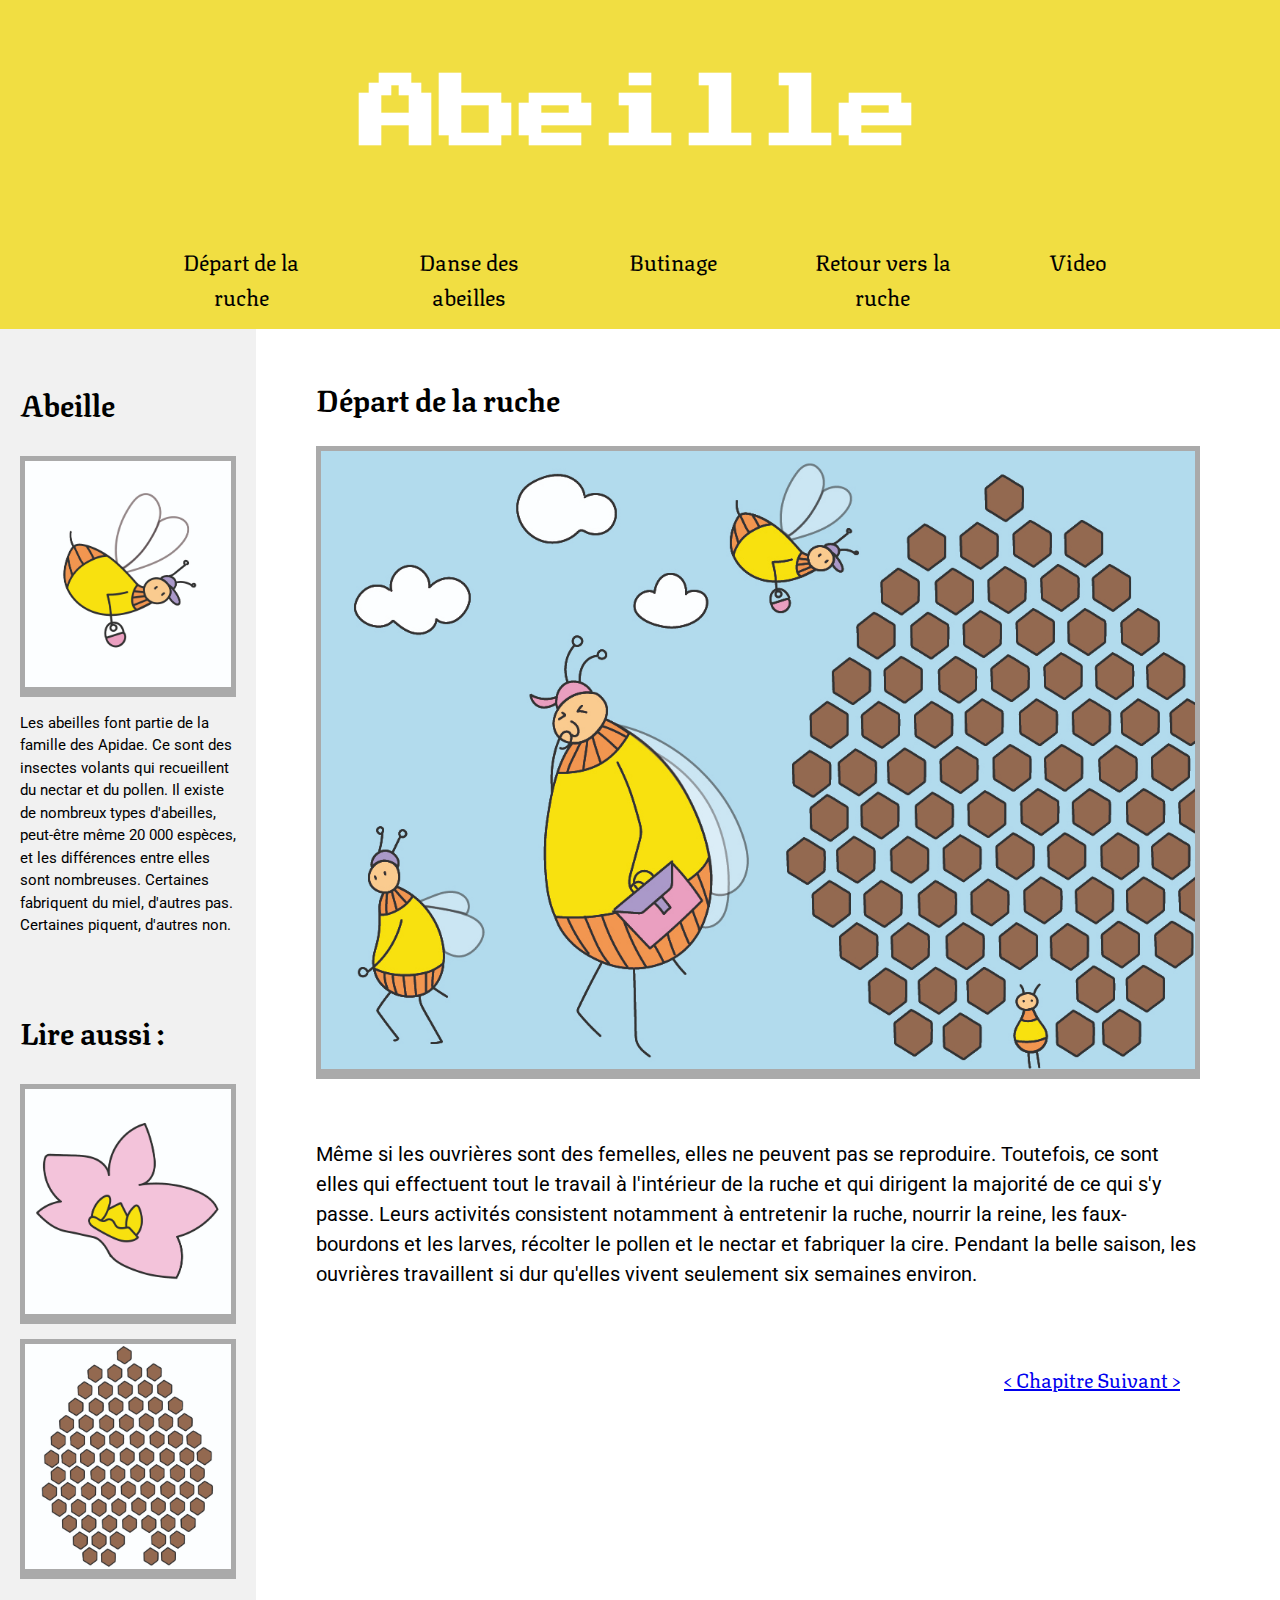
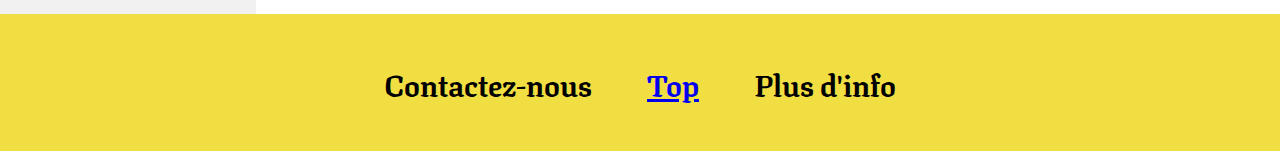
<file: index.html>
<!DOCTYPE html>
<html lang="fr">
    <head>
        <title>Bee</title>
        <meta charset="UTF-8">
        <meta name="viewport" content="width=device-width, initial-scale=1">
        <link rel="stylesheet" href="css/master.css">
        <link rel="stylesheet" href="css/typo.css">
        <link href="https://fonts.googleapis.com/css?family=Caveat|Concert+One|Gloria+Hallelujah&display=swap" rel="stylesheet">
        <link rel="preconnect" href="https://fonts.gstatic.com">
        <link rel="preconnect" href="https://fonts.gstatic.com">
        <link href="https://fonts.googleapis.com/css2?family=Texturina:wght@100&display=swap" rel="stylesheet">
        <link rel="preconnect" href="https://fonts.gstatic.com">
<link href="https://fonts.googleapis.com/css2?family=Press+Start+2P&display=swap" rel="stylesheet">
<link rel="preconnect" href="https://fonts.gstatic.com">
<link href="https://fonts.googleapis.com/css2?family=Roboto:wght@300&display=swap" rel="stylesheet">

  </head>

    <body>
        <!-- header -->
        <div class="header">
            <h1>Abeille</h1>

        </div>
        <!-- navbar -->
        <div class="nav">
            <a href="index.html">Départ de la ruche</a>
            <a href="index02.html">Danse des abeilles </a>
            <a href="index03.html"> Butinage </a>
            <a href="index04.html"> Retour vers la ruche </a>
            <a href="index05.html"> Video </a>
        </div>
        <!-- corps -->
        <div class="row">
            <div class="side">
                <div class="abeille">
                    <h3>Abeille</h3>

                    <div class="fakeimg">
                        <a href="https://fr.wikipedia.org/wiki/Abeille"><img src="images/bee.jpg" alt="bee"></a>
                    </div>
                    <p class="intro">Les abeilles font partie de la famille des Apidae. Ce sont des insectes volants qui recueillent du nectar et du pollen. Il existe de nombreux types d'abeilles, peut-être même 20 000 espèces, et les différences entre elles sont nombreuses. Certaines fabriquent du miel, d'autres pas. Certaines piquent, d'autres non.</p><br>
                </div>

                <div class="info">
                    <h3>Lire aussi :</h3>
                    <!-- fleur -->
                    <div class="fakeimg">
                        <a href="https://fr.wikipedia.org/wiki/Fleur"><img src="images/fleur.jpg" alt="hua"></a>
                    </div>
                    <a href="https://fr.wikipedia.org/wiki/Fleur"><p class="bt"></p></a>
                    <!-- ruche -->
                    <div class="fakeimg">
                        <a href="https://fr.wikipedia.org/wiki/Ruche"><img src="images/fengchao.jpg" alt="ruche"></a>
                    </div>
                    <a href="https://fr.wikipedia.org/wiki/Ruche"><p class="bt"></p></a>
                </div>
            </div>

            <div class="main">
                <h2>Départ de la ruche</h2>
                <div class="fakeimg"><a href="#"><img src="images/depart.jpg" alt="lichao"></a></div>
                <div class="context">
                    <p class="contenu">Même si les ouvrières sont des femelles, elles ne peuvent pas se reproduire. Toutefois, ce sont elles qui effectuent tout le travail à l'intérieur de la ruche et qui dirigent la majorité de ce qui s'y passe. Leurs activités consistent notamment à entretenir la ruche, nourrir la reine, les faux-bourdons et les larves, récolter le pollen et le nectar et fabriquer la cire. Pendant la belle saison, les ouvrières travaillent si dur qu'elles vivent seulement six semaines environ.</p>
                </div>
                <div class="bouton next pre">
                    <a href="index02.html">< Chapitre Suivant ></a>
                </div>
            </div>
        </div>

        <div class="footer">
            <div>
                <h2 class="lx"><a href="#"></a>Contactez-nous</h2>
            </div>
            <div>
                <h2 class="top"><a href="#">Top</a></h2>
            </div>
            <div>
                <h2 class="more"><a href="#"></a>Plus d'info</h2>
            </div>
        </div>

    </body>
</html>
</file>
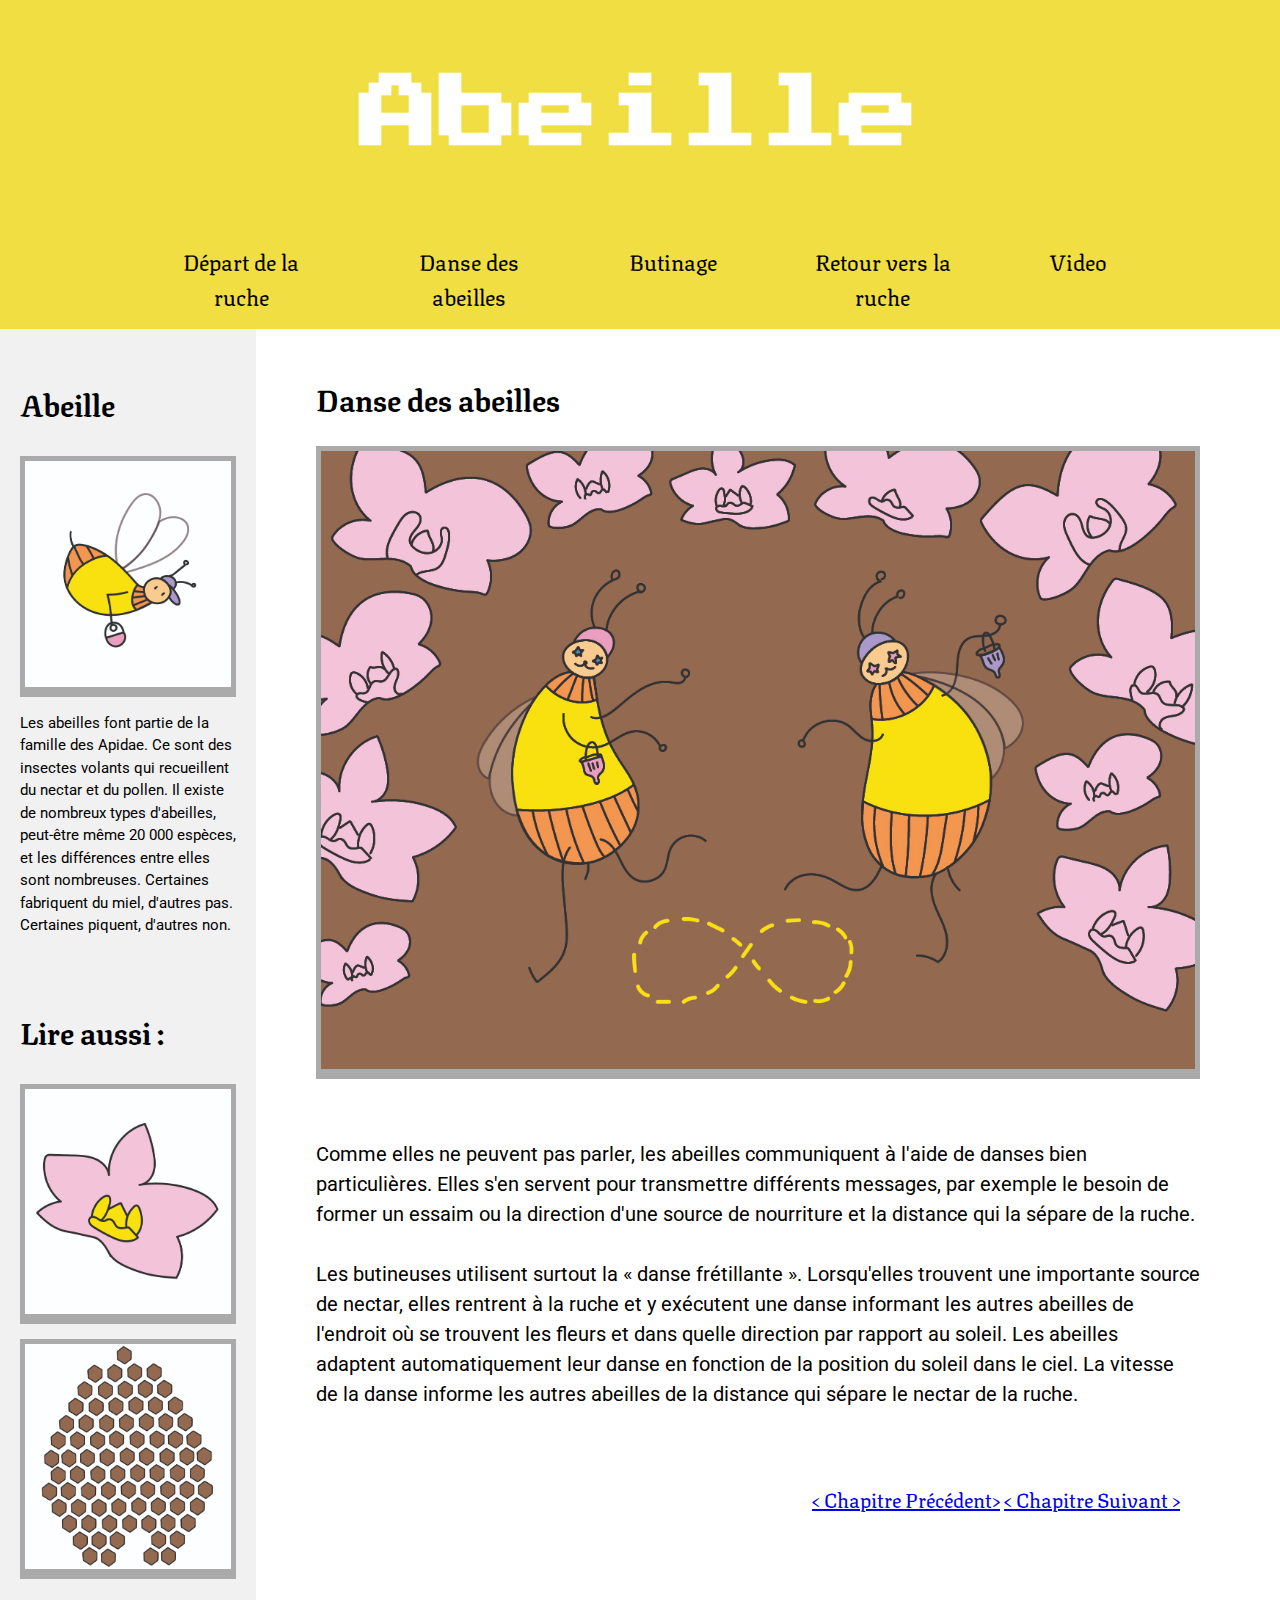
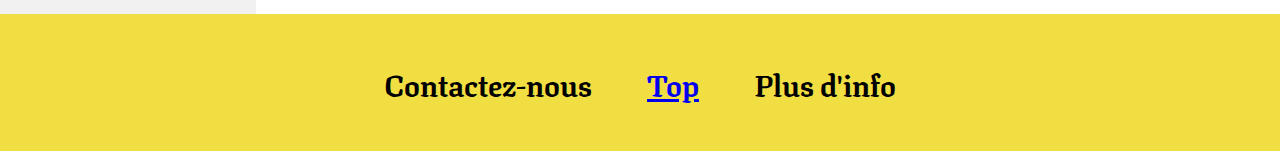
<file: index02.html>
<!DOCTYPE html>
<html lang="fr">
    <head>
        <title>Bee</title>
        <meta charset="UTF-8">
        <meta name="viewport" content="width=device-width, initial-scale=1">
        <link rel="stylesheet" href="css/master.css">
        <link rel="stylesheet" href="css/typo.css">
        <link href="https://fonts.googleapis.com/css?family=Caveat|Concert+One|Gloria+Hallelujah&display=swap" rel="stylesheet">
        <link rel="preconnect" href="https://fonts.gstatic.com">
<link href="https://fonts.googleapis.com/css2?family=Texturina:wght@100&display=swap" rel="stylesheet">
<link rel="preconnect" href="https://fonts.gstatic.com">
<link href="https://fonts.googleapis.com/css2?family=Press+Start+2P&display=swap" rel="stylesheet">
<link rel="preconnect" href="https://fonts.gstatic.com">
<link href="https://fonts.googleapis.com/css2?family=Roboto:wght@300&display=swap" rel="stylesheet">
    </head>

    <body>
        <!-- header -->
        <div class="header">
            <h1>Abeille</h1>
        </div>
        <!-- navbar -->
        <div class="nav">
            <a href="index.html">Départ de la ruche</a>
            <a href="index02.html">Danse des abeilles </a>
            <a href="index03.html"> Butinage </a>
            <a href="index04.html"> Retour vers la ruche </a>
            <a href="index05.html"> Video </a>
        </div>
        <!-- corps -->
        <div class="row">
            <div class="side">
                <div class="abeille">
                    <h3>Abeille</h3>
                    <div class="fakeimg">
                        <a href="https://fr.wikipedia.org/wiki/Abeille"><img src="images/bee.jpg" alt="bee"></a>
                    </div>
                    <p class="intro">Les abeilles font partie de la famille des Apidae. Ce sont des insectes volants qui recueillent du nectar et du pollen. Il existe de nombreux types d'abeilles, peut-être même 20 000 espèces, et les différences entre elles sont nombreuses. Certaines fabriquent du miel, d'autres pas. Certaines piquent, d'autres non.</p><br>
                </div>

                <div class="info">
                    <h3>Lire aussi :</h3>
                    <!-- fleur -->
                    <div class="fakeimg">
                        <a href="https://fr.wikipedia.org/wiki/Fleur"><img src="images/fleur.jpg" alt="hua"></a>
                    </div>
                    <a href="https://fr.wikipedia.org/wiki/Fleur"><p class="bt"></p></a>
                    <!-- ruche -->
                    <div class="fakeimg">
                        <a href="https://fr.wikipedia.org/wiki/Ruche"><img src="images/fengchao.jpg" alt="ruche"></a>
                    </div>
                    <a href="https://fr.wikipedia.org/wiki/Ruche"><p class="bt"></p></a>
                </div>
            </div>

            <div class="main">
                <h2>Danse des abeilles</h2>
                <div class="fakeimg"><a href="#"><img src="images/danse.jpg" alt="tiaowu"></a></div>
                <div class="context">
                    <p class="contenu">Comme elles ne peuvent pas parler, les abeilles communiquent à l'aide de danses bien particulières. Elles s'en servent pour transmettre différents messages, par exemple le besoin de former un essaim ou la direction d'une source de nourriture et la distance qui la sépare de la ruche.<br><br>Les butineuses utilisent surtout la « danse frétillante ». Lorsqu'elles trouvent une importante source de nectar, elles rentrent à la ruche et y exécutent une danse informant les autres abeilles de l'endroit où se trouvent les fleurs et dans quelle direction par rapport au soleil. Les abeilles adaptent automatiquement leur danse en fonction de la position du soleil dans le ciel. La vitesse de la danse informe les autres abeilles de la distance qui sépare le nectar de la ruche.</p>
                </div>
                <div class="bouton next pre">
                    <a href="index.html">< Chapitre Précédent></a>
                    <a href="index03.html">< Chapitre Suivant ></a>
                </div>
            </div>
        </div>

        <div class="footer">
            <div>
                <h2 class="lx">Contactez-nous</h2>
            </div>
            <div>
                <h2 class="top"><a href="#">Top</a></h2>
            </div>
            <div>
                <h2 class="more">Plus d'info</h2>
            </div>
        </div>

    </body>
</html>
</file>
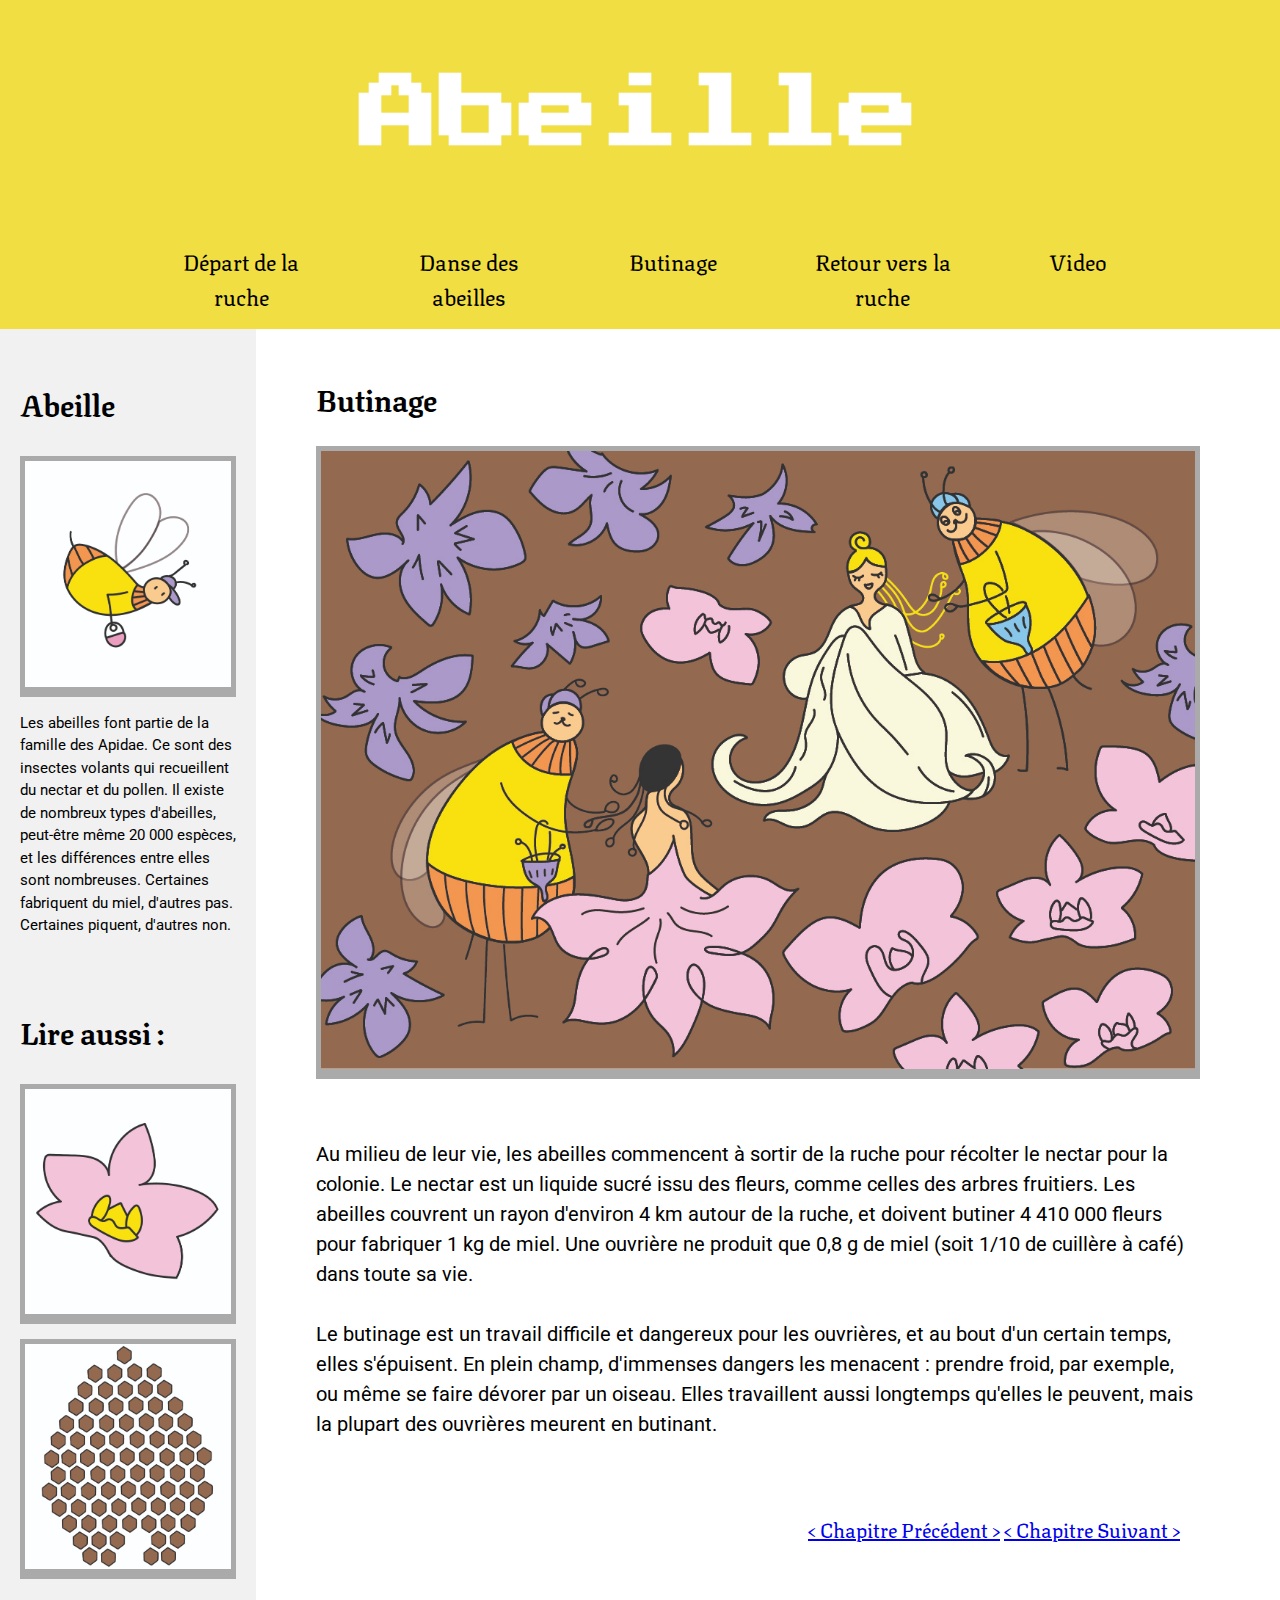
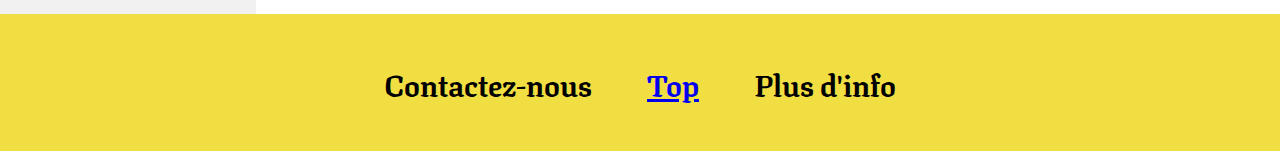
<file: index03.html>
<!DOCTYPE html>
<html lang="fr">
    <head>
        <title>Bee</title>
        <meta charset="UTF-8">
        <meta name="viewport" content="width=device-width, initial-scale=1">
        <link rel="stylesheet" href="css/master.css">
        <link rel="stylesheet" href="css/typo.css">
        <link href="https://fonts.googleapis.com/css?family=Caveat|Concert+One|Gloria+Hallelujah&display=swap" rel="stylesheet">
        <link rel="preconnect" href="https://fonts.gstatic.com">
<link href="https://fonts.googleapis.com/css2?family=Texturina:wght@100&display=swap" rel="stylesheet">
<link rel="preconnect" href="https://fonts.gstatic.com">
<link href="https://fonts.googleapis.com/css2?family=Press+Start+2P&display=swap" rel="stylesheet">
<link rel="preconnect" href="https://fonts.gstatic.com">
<link href="https://fonts.googleapis.com/css2?family=Roboto:wght@300&display=swap" rel="stylesheet">
    </head>

    <body>
        <!-- header -->
        <div class="header">
            <h1>Abeille</h1>
        </div>
        <!-- navbar -->
        <div class="nav">
            <a href="index.html">Départ de la ruche</a>
            <a href="index02.html">Danse des abeilles </a>
            <a href="index03.html"> Butinage </a>
            <a href="index04.html"> Retour vers la ruche </a>
            <a href="index05.html"> Video </a>
        </div>
        <!-- corps -->
        <div class="row">
            <div class="side">
                <div class="abeille">
                    <h3>Abeille</h3>
                    <div class="fakeimg">
                        <a href="https://fr.wikipedia.org/wiki/Abeille"><img src="images/bee.jpg" alt="bee"></a>
                    </div>
                    <p class="intro">Les abeilles font partie de la famille des Apidae. Ce sont des insectes volants qui recueillent du nectar et du pollen. Il existe de nombreux types d'abeilles, peut-être même 20 000 espèces, et les différences entre elles sont nombreuses. Certaines fabriquent du miel, d'autres pas. Certaines piquent, d'autres non.</p><br>
                </div>

                <div class="info">
                    <h3>Lire aussi :</h3>
                    <!-- fleur -->
                    <div class="fakeimg">
                        <a href="https://fr.wikipedia.org/wiki/Fleur"><img src="images/fleur.jpg" alt="hua"></a>
                    </div>
                    <a href="https://fr.wikipedia.org/wiki/Fleur"><p class="bt"></p></a>
                    <!-- ruche -->
                    <div class="fakeimg">
                        <a href="https://fr.wikipedia.org/wiki/Ruche"><img src="images/fengchao.jpg" alt="ruche"></a>
                    </div>
                    <a href="https://fr.wikipedia.org/wiki/Ruche"><p class="bt"></p></a>
                </div>
            </div>

            <div class="main">
                <h2>Butinage</h2>
                <div class="fakeimg"><a href="#"><img src="images/butinage.jpg" alt="caimi"></a></div>
                <div class="context">
                    <p class="contenu">Au milieu de leur vie, les abeilles commencent à sortir de la ruche pour récolter le nectar pour la colonie. Le nectar est un liquide sucré issu des fleurs, comme celles des arbres fruitiers. Les abeilles couvrent un rayon d'environ 4 km autour de la ruche, et doivent butiner 4 410 000 fleurs pour fabriquer 1 kg de miel. Une ouvrière ne produit que 0,8 g de miel (soit 1/10 de cuillère à café) dans toute sa vie.<br><br>Le butinage est un travail difficile et dangereux pour les ouvrières, et au bout d'un certain temps, elles s'épuisent. En plein champ, d'immenses dangers les menacent : prendre froid, par exemple, ou même se faire dévorer par un oiseau. Elles travaillent aussi longtemps qu'elles le peuvent, mais la plupart des ouvrières meurent en butinant.</p>
                </div>
                <div class="bouton next pre">
                    <a href="index02.html">< Chapitre Précédent ></a>
                    <a href="index04.html">< Chapitre Suivant ></a>
                </div>
            </div>
        </div>

        <div class="footer">
            <div>
                <h2 class="lx">Contactez-nous</h2>
            </div>
            <div>
                <h2 class="top"><a href="#">Top</a></h2>
            </div>
            <div>
                <h2 class="more">Plus d'info</h2>
            </div>
        </div>

    </body>
</html>
</file>
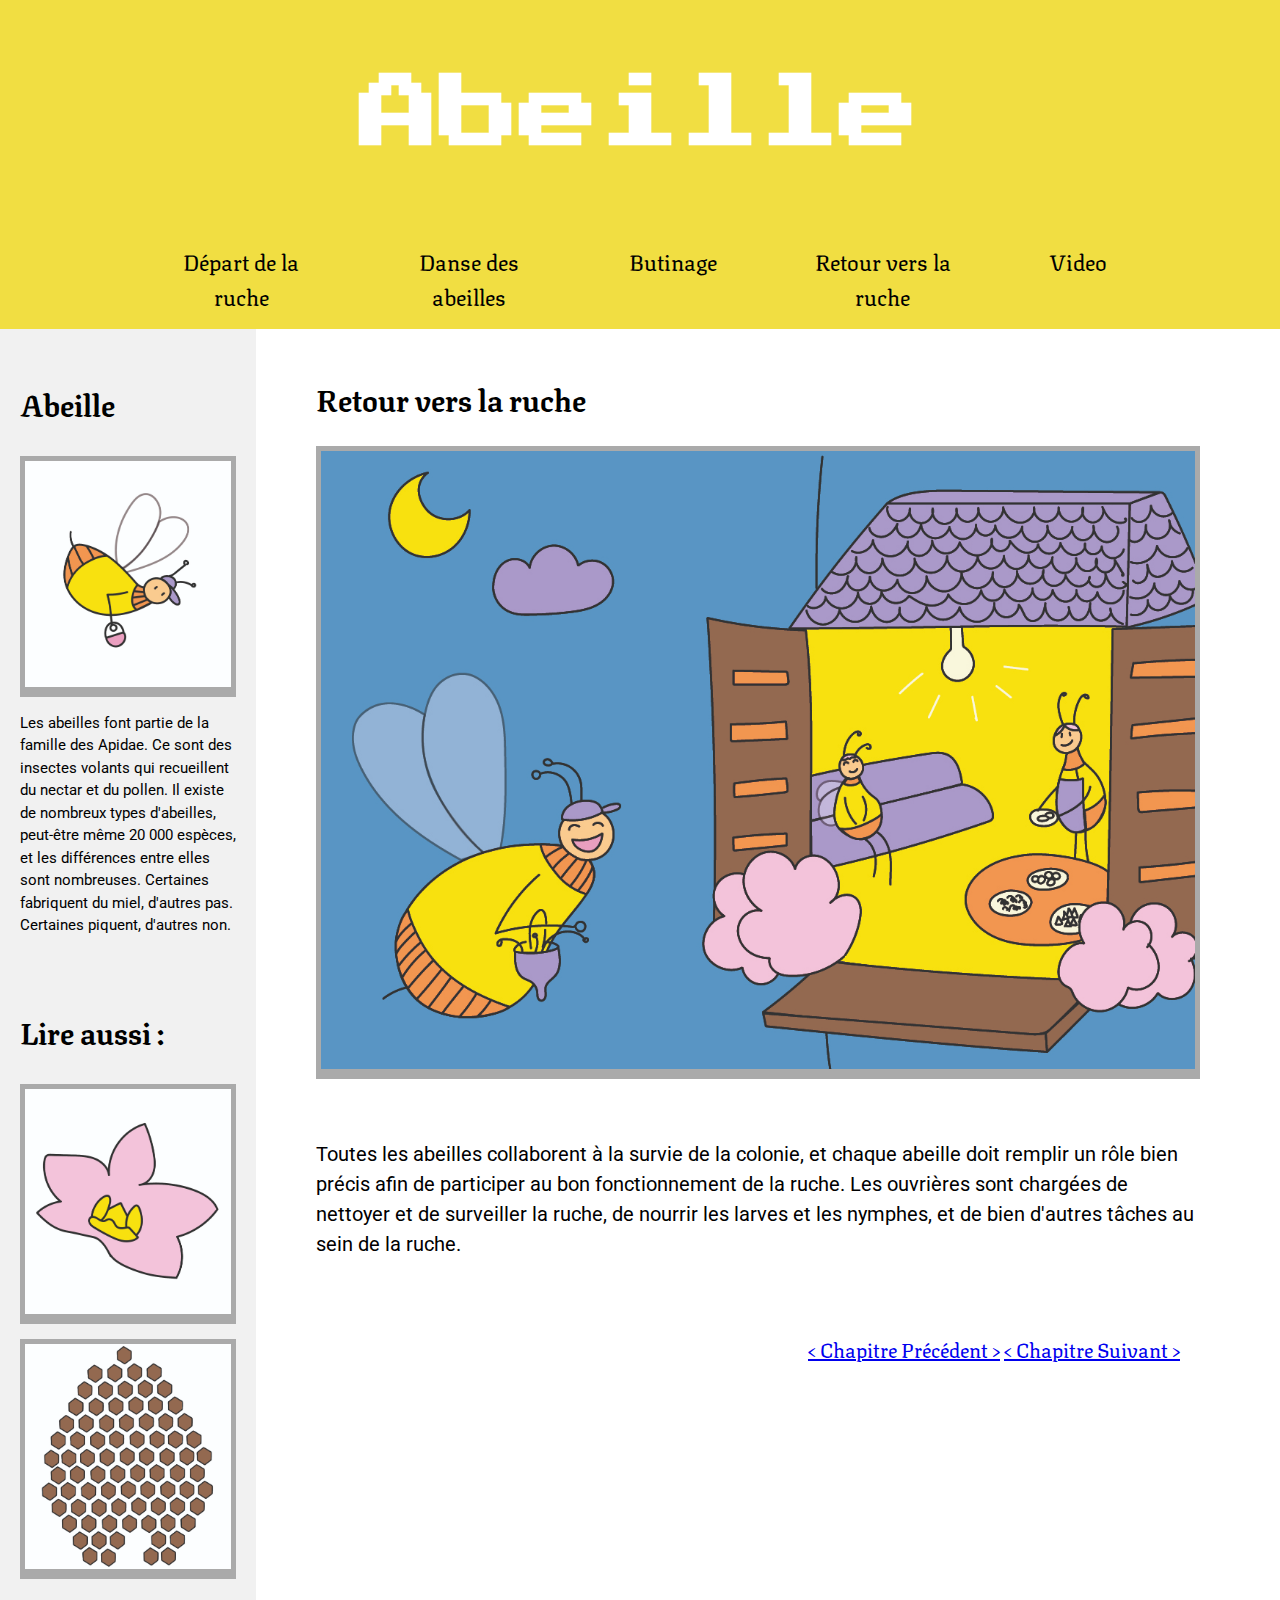
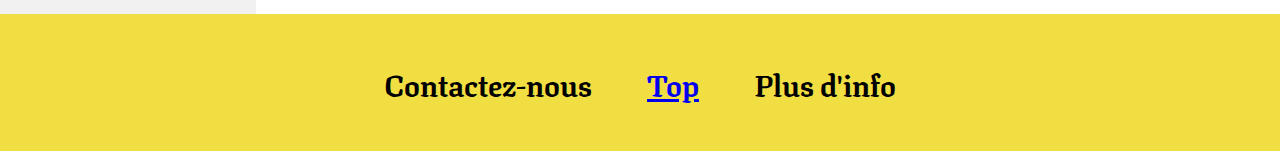
<file: index04.html>
<!DOCTYPE html>
<html lang="fr">
    <head>
        <title>Bee</title>
        <meta charset="UTF-8">
        <meta name="viewport" content="width=device-width, initial-scale=1">
        <link rel="stylesheet" href="css/master.css">
        <link rel="stylesheet" href="css/typo.css">
        <link href="https://fonts.googleapis.com/css?family=Caveat|Concert+One|Gloria+Hallelujah&display=swap" rel="stylesheet">
        <link rel="preconnect" href="https://fonts.gstatic.com">
<link href="https://fonts.googleapis.com/css2?family=Texturina:wght@100&display=swap" rel="stylesheet">
<link rel="preconnect" href="https://fonts.gstatic.com">
<link href="https://fonts.googleapis.com/css2?family=Press+Start+2P&display=swap" rel="stylesheet">
<link rel="preconnect" href="https://fonts.gstatic.com">
<link href="https://fonts.googleapis.com/css2?family=Roboto:wght@300&display=swap" rel="stylesheet">
    </head>

    <body>
        <!-- header -->
        <div class="header">
            <h1>Abeille</h1>
        </div>
        <!-- navbar -->
        <div class="nav">
            <a href="index.html">Départ de la ruche</a>
            <a href="index02.html">Danse des abeilles </a>
            <a href="index03.html"> Butinage </a>
            <a href="index04.html"> Retour vers la ruche </a>
            <a href="index05.html"> Video </a>
        </div>
        <!-- corps -->
        <div class="row">
            <div class="side">
                <div class="abeille">
                    <h3>Abeille</h3>
                    <div class="fakeimg">
                        <a href="https://fr.wikipedia.org/wiki/Abeille"><img src="images/bee.jpg" alt="bee"></a>
                    </div>
                    <p class="intro">Les abeilles font partie de la famille des Apidae. Ce sont des insectes volants qui recueillent du nectar et du pollen. Il existe de nombreux types d'abeilles, peut-être même 20 000 espèces, et les différences entre elles sont nombreuses. Certaines fabriquent du miel, d'autres pas. Certaines piquent, d'autres non.</p><br>
                </div>

                <div class="info">
                    <h3>Lire aussi :</h3>
                    <!-- fleur -->
                    <div class="fakeimg">
                        <a href="https://fr.wikipedia.org/wiki/Fleur"><img src="images/fleur.jpg" alt="hua"></a>
                    </div>
                    <a href="https://fr.wikipedia.org/wiki/Fleur"><p class="bt"></p></a>
                    <!-- ruche -->
                    <div class="fakeimg">
                        <a href="https://fr.wikipedia.org/wiki/Ruche"><img src="images/fengchao.jpg" alt="ruche"></a>
                    </div>
                    <a href="https://fr.wikipedia.org/wiki/Ruche"><p class="bt"></p></a>
                </div>
            </div>

            <div class="main">
                <h2>Retour vers la ruche</h2>
                <div class="fakeimg"><a href="#"><img src="images/retour.jpg" alt="huanchao"></a></div>
                <div class="context">
                    <p class="contenu">Toutes les abeilles collaborent à la survie de la colonie, et chaque abeille doit remplir un rôle bien précis afin de participer au bon fonctionnement de la ruche. Les ouvrières sont chargées de nettoyer et de surveiller la ruche, de nourrir les larves et les nymphes, et de bien d'autres tâches au sein de la ruche.</p>
                </div>
                <div class="bouton next pre">
                    <a href="index03.html">< Chapitre Précédent ></a>
                    <a href="index05.html">< Chapitre Suivant ></a>
                </div>
            </div>
        </div>

        <div class="footer">
            <div>
                <h2 class="lx">Contactez-nous</h2>
            </div>
            <div>
                <h2 class="top"><a href="#">Top</a></h2>
            </div>
            <div>
                <h2 class="more">Plus d'info</h2>
            </div>
        </div>

    </body>
</html>
</file>
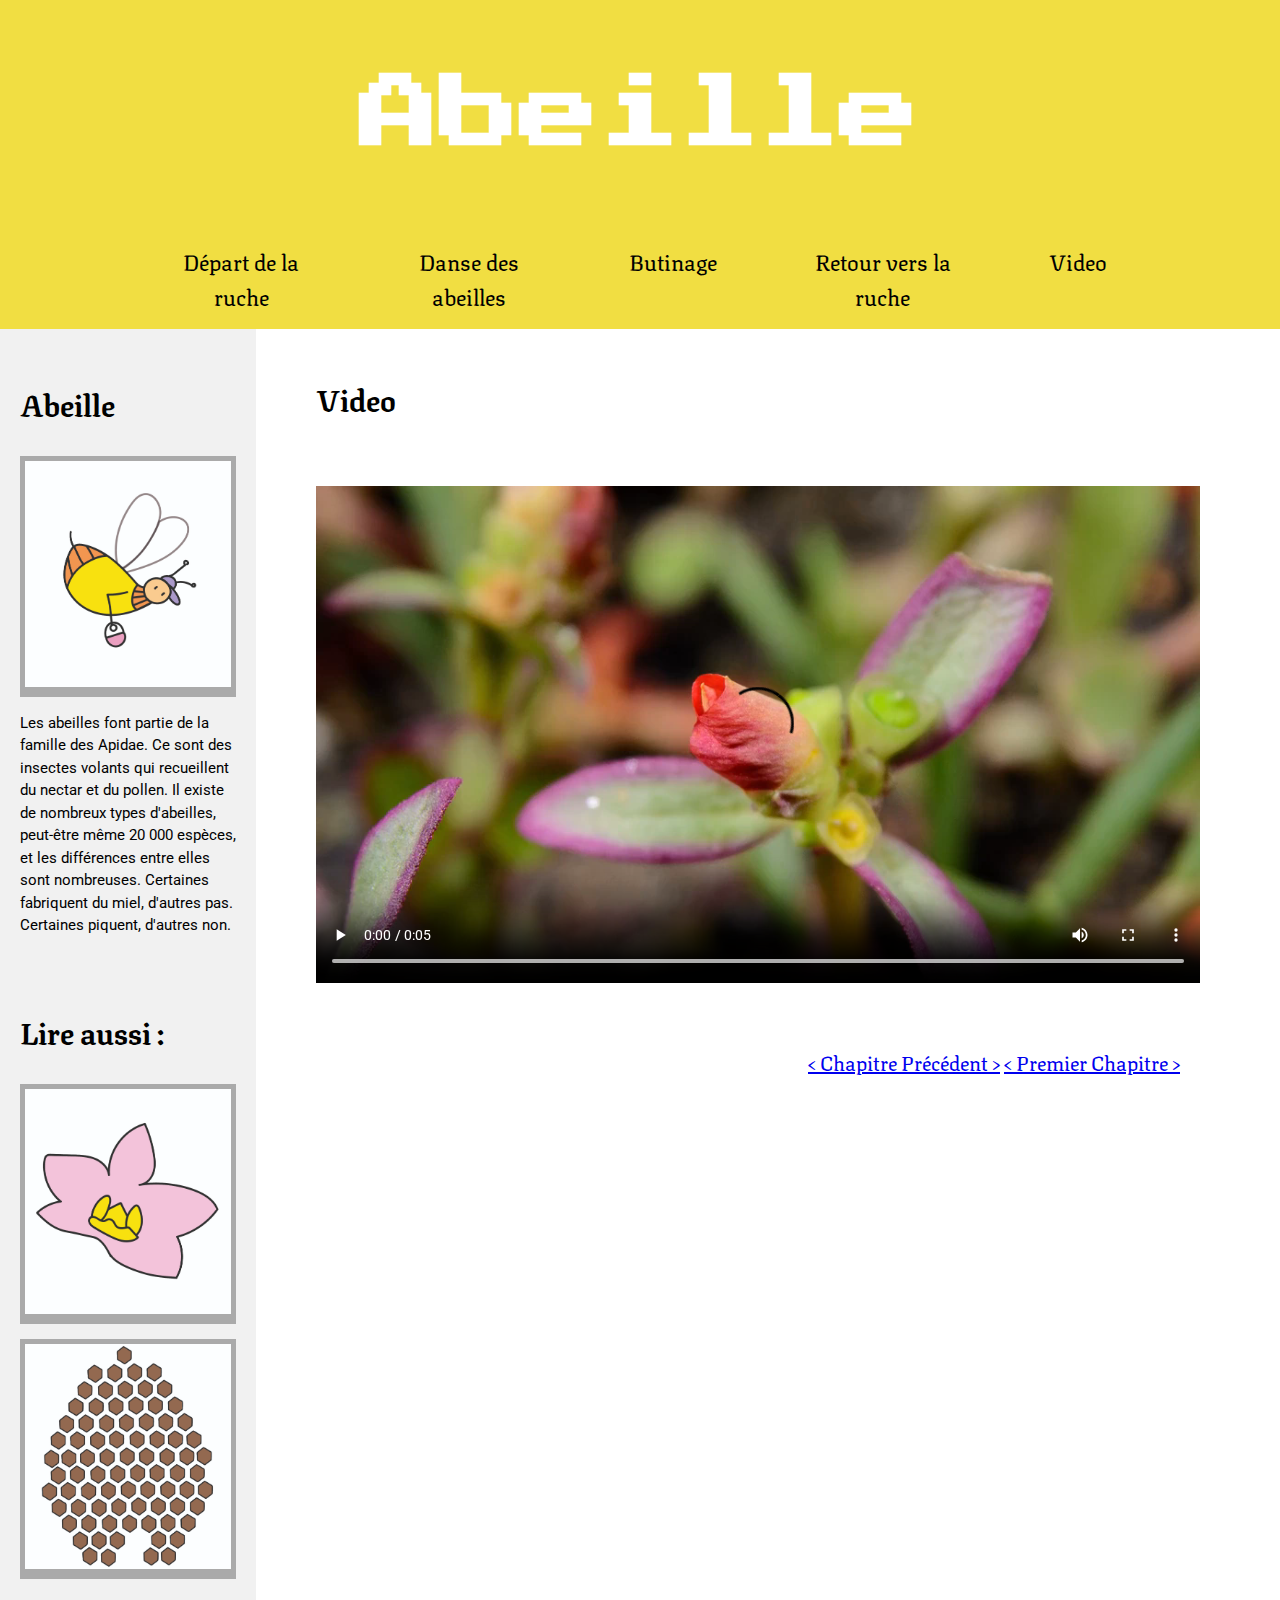
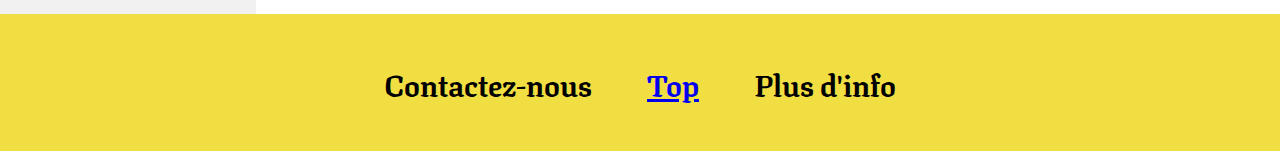
<file: index05.html>
<!DOCTYPE html>
<html lang="fr">
    <head>
        <title>Bee</title>
        <meta charset="UTF-8">
        <meta name="viewport" content="width=device-width, initial-scale=1">
        <link rel="stylesheet" href="css/master.css">
        <link rel="stylesheet" href="css/typo.css">
        <link href="https://fonts.googleapis.com/css?family=Caveat|Concert+One|Gloria+Hallelujah&display=swap" rel="stylesheet">
        <link rel="preconnect" href="https://fonts.gstatic.com">
<link href="https://fonts.googleapis.com/css2?family=Texturina:wght@100&display=swap" rel="stylesheet">
<link rel="preconnect" href="https://fonts.gstatic.com">
<link href="https://fonts.googleapis.com/css2?family=Press+Start+2P&display=swap" rel="stylesheet">
<link rel="preconnect" href="https://fonts.gstatic.com">
<link href="https://fonts.googleapis.com/css2?family=Roboto:wght@300&display=swap" rel="stylesheet">
    </head>

    <body>
        <!-- header -->
        <div class="header">
            <h1>Abeille</h1>
        </div>
        <!-- navbar -->
        <div class="nav">
            <a href="index.html">Départ de la ruche</a>
            <a href="index02.html">Danse des abeilles </a>
            <a href="index03.html"> Butinage </a>
            <a href="index04.html"> Retour vers la ruche </a>
            <a href="index05.html"> Video </a>
        </div>
        <!-- corps -->
        <div class="row">
            <div class="side">
                <div class="abeille">
                    <h3>Abeille</h3>
                    <div class="fakeimg">
                        <a href="https://fr.wikipedia.org/wiki/Abeille"><img src="images/bee.jpg" alt="bee"></a>
                    </div>
                    <p class="intro">Les abeilles font partie de la famille des Apidae. Ce sont des insectes volants qui recueillent du nectar et du pollen. Il existe de nombreux types d'abeilles, peut-être même 20 000 espèces, et les différences entre elles sont nombreuses. Certaines fabriquent du miel, d'autres pas. Certaines piquent, d'autres non.</p><br>
                </div>

                <div class="info">
                    <h3>Lire aussi :</h3>
                    <!-- fleur -->
                    <div class="fakeimg">
                        <a href="https://fr.wikipedia.org/wiki/Fleur"><img src="images/fleur.jpg" alt="hua"></a>
                    </div>
                    <a href="https://fr.wikipedia.org/wiki/Fleur"><p class="bt"></p></a>
                    <!-- ruche -->
                    <div class="fakeimg">
                        <a href="https://fr.wikipedia.org/wiki/Ruche"><img src="images/fengchao.jpg" alt="ruche"></a>
                    </div>
                    <a href="https://fr.wikipedia.org/wiki/Ruche"><p class="bt"></p></a>
                </div>
            </div>

            <div class="main">
                <h2>Video</h2>
                <div class="context">
                    <video width="100%" height="100%" controls>
                        <source src="medias/flower.webm" type="video/webm">
                        <source src="medias/flower.mp4" type="video/mp4">
                    Sorry, your browser doesn't support embedded videos.
                    </video>
                </div>
                <div class="bouton next pre">
                    <a href="index04.html">< Chapitre Précédent ></a>
                    <a href="index.html">< Premier Chapitre ></a>
                </div>
            </div>
        </div>

        <div class="footer">
            <div>
                <h2 class="lx">Contactez-nous</h2>
            </div>
            <div>
                <h2 class="top"><a href="#">Top</a></h2>
            </div>
            <div>
                <h2 class="more">Plus d'info</h2>
            </div>
        </div>

    </body>
</html>
</file>
<file: css/master.css>
* {
    box-sizing: border-box;
}

/* 标题 */
.header {
    padding: 20px;
    background: rgb(241, 222, 66);
}

.nav {
    padding-left: 10%;
    padding-right: 10%;
    overflow: hidden;
    background-color: rgb(241, 222, 66);
    display: flex;
}
.nav a {
    color: black;
    text-align: center;
    padding: 16px 45px;
    text-decoration: none;
}
.nav a:hover {
    background-color: #967150;
    color: white;
}

/* 列容器 */
.row {
    display: -ms-flexbox; /* IE10 */
    display: flex;
    -ms-flex-wrap: wrap; /* IE10 */
    flex-wrap: wrap;
}

/* 创建两个列 */
/* 边栏 */
.side {
    -ms-flex: 20%; /* IE10 */
    flex: 20%;
    background-color: #f1f1f1;
    padding: 20px;
}

/* 主要的内容区域 */
.main {
    -ms-flex: 80%; /* IE10 */
    flex: 80%;
    background-color: white;
    padding-top: 20px;
    padding-bottom: 20px;
    padding-right: 80px;
    padding-left: 60px;

}

.context {
    padding-top: 40px;
    padding-bottom: 40px;
    line-height:200%;
}
.p{
  line-height:200%
}

.bouton {
    float: right;
    display: block;
    padding: 14px 20px;
    text-decoration: none;
}

/* 测试图片 */
.fakeimg {
    background-color: #aaa;
    padding: 5px;
}

.fakeimg img {
    width: 100%;
    height: 100%;
}

/* 底部 */
.footer {
    padding-top: 20px;
    padding-bottom: 20px;
    padding-left: 30%;
    padding-right: 30%;
    text-align: center;
    background: rgb(241, 222, 66);
    display: flex;
    justify-content: space-between;
}

/* 响应式布局 - 在屏幕设备宽度尺寸小于 700px 时, 让两栏上下堆叠显示 */
@media screen and (max-width: 700px) {
    .row {
        flex-direction: column;
    }
}

/* 响应式布局 - 在屏幕设备宽度尺寸小于 400px 时, 让导航栏目上下堆叠显示 */
@media screen and (max-width: 400px) {
    .navbar a {
        float: none;
        width: 100%;
    }
}
</file>
<file: css/typo.css>
/* body 默认样式 */
body {

    font-family: 'Texturina', serif;
    margin: 0;
}

 h2, h3 {
   font-size: 30px;
    text-align: justify;
    font-family: 'Texturina', serif;
}
p {
  font-size: 15px;
  font-family: 'Roboto', sans-serif;
  line-height:150%
}

/* 主标题字体样式 */
.header h1 {
    font-size: 80px;
    font-family: 'Press Start 2P', cursive;
    text-align: center;
    color: white;
}


.nav a {
    font-size: 22px;
    font-family: 'Texturina', serif;
}

.abeille h2 {}

.intro {
	/*font-size: ;*/
}

.info h3 {}

.bt {
    text-align: center;
	/*font-size: ;*/
}

.main h2 {}

.contenu {
    font-size: 20px;
	font-family: 'Roboto', sans-serif;
}

.next, .pre {
	font-size: 20px;
	text-align: center;
}
</file>
